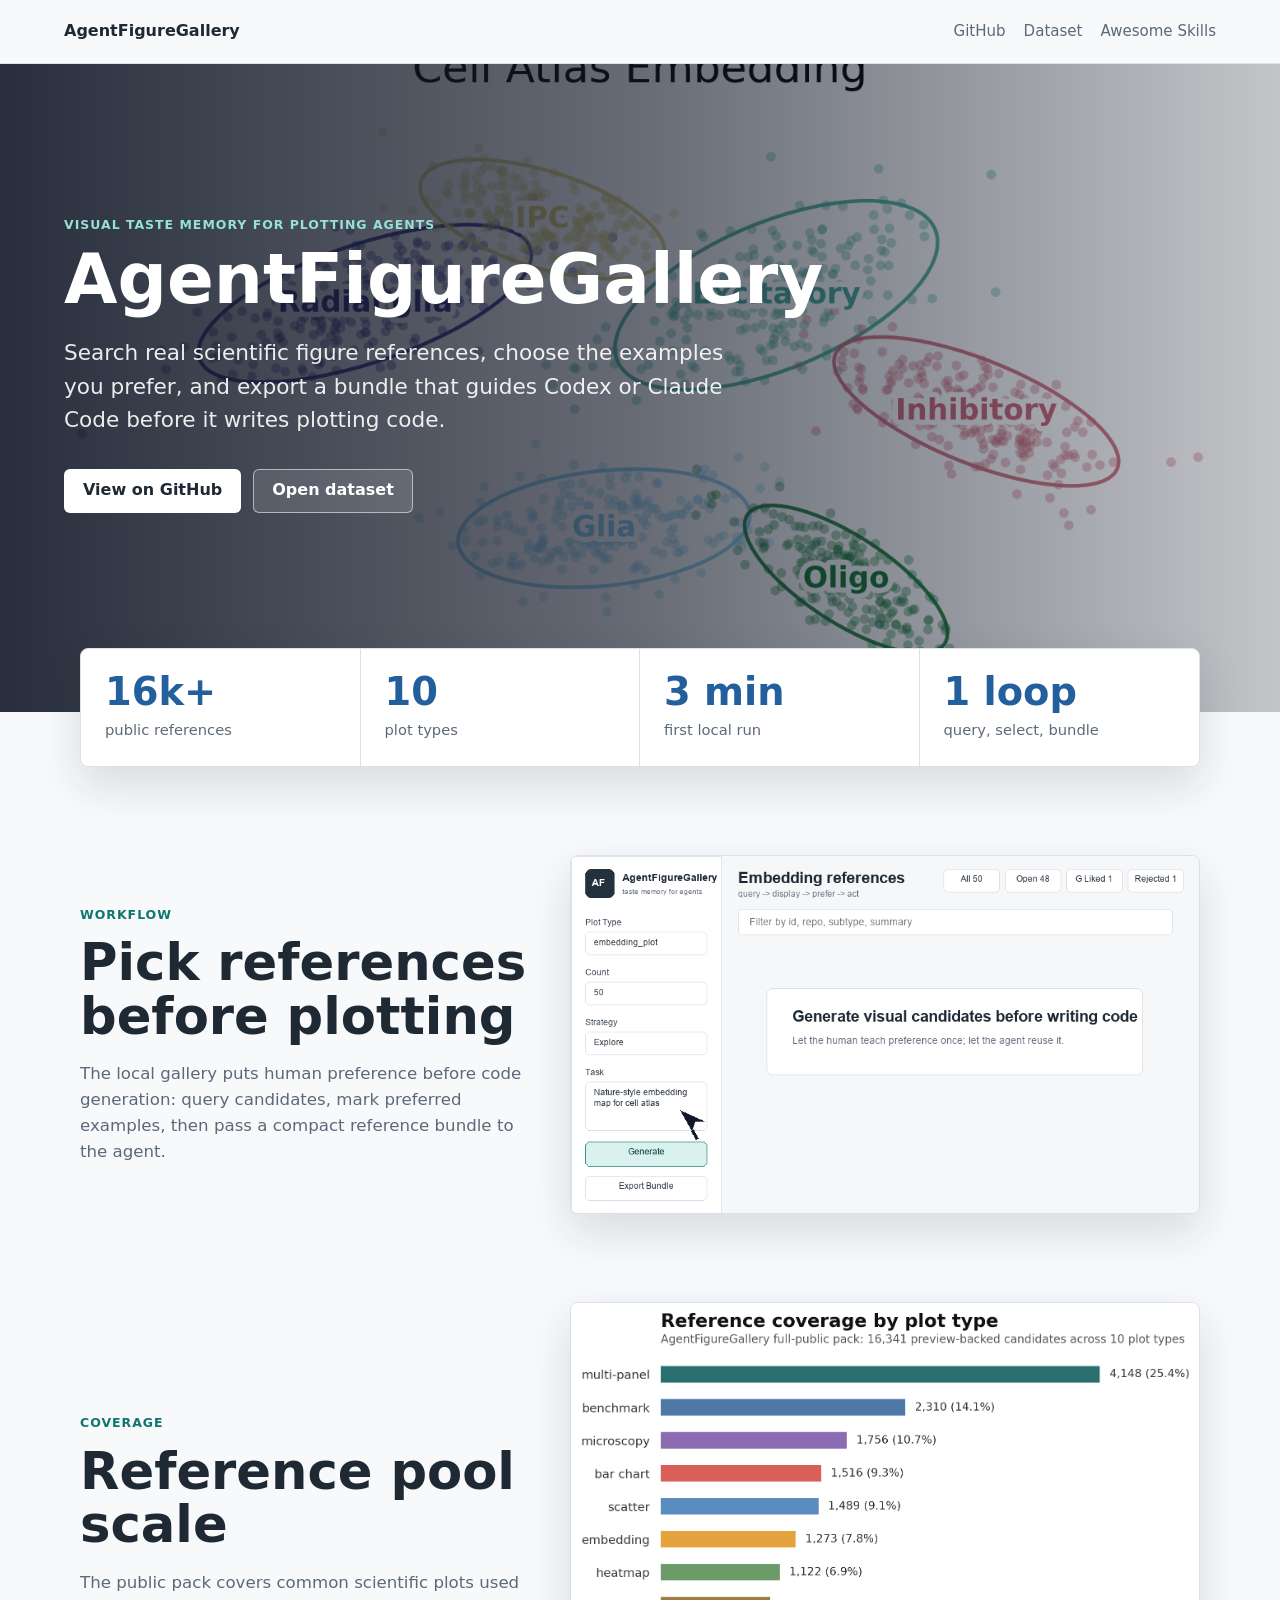
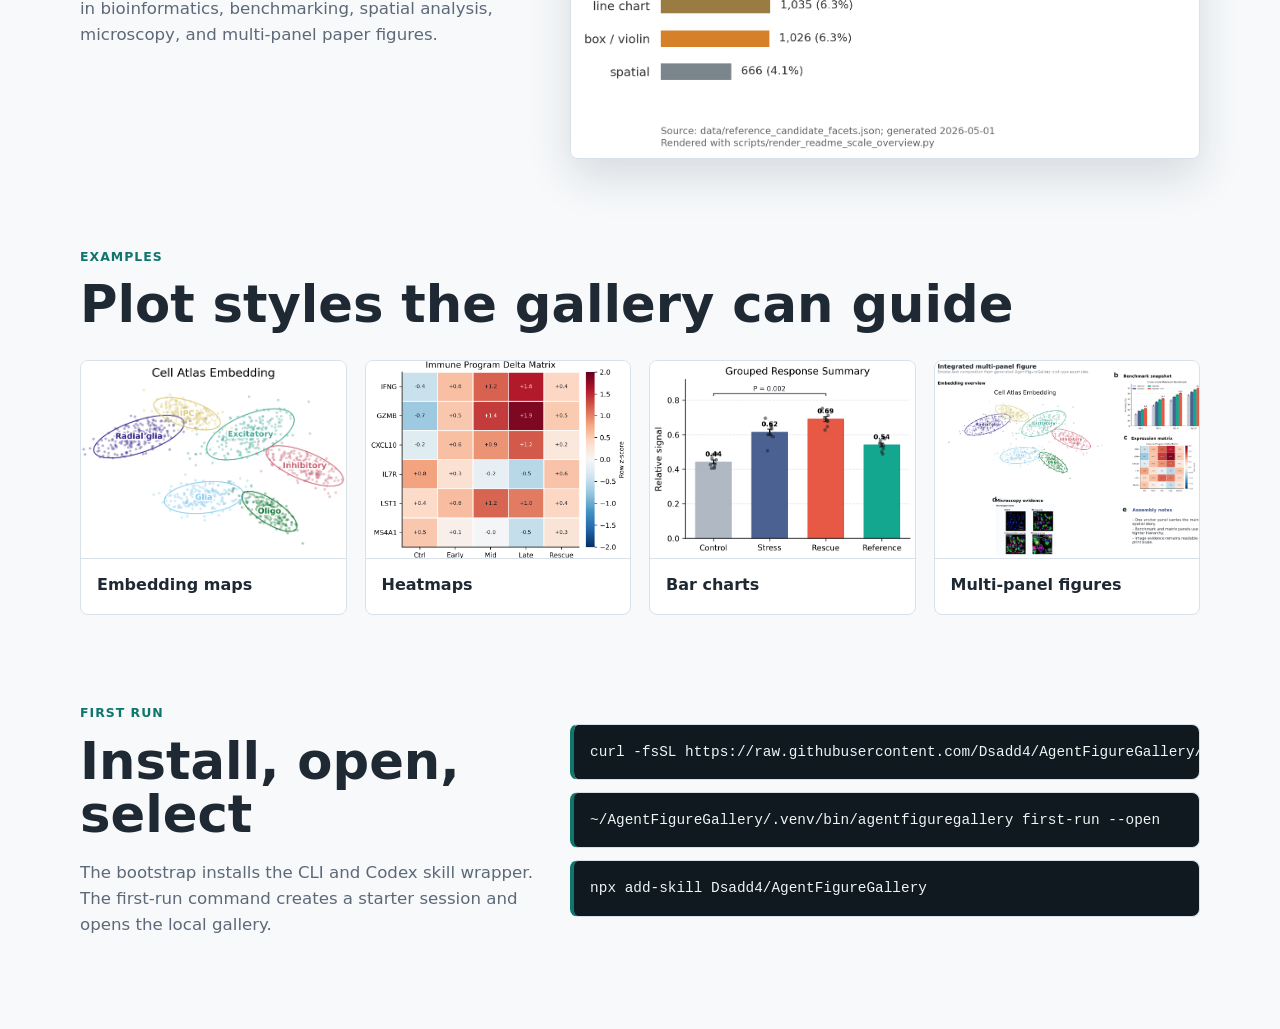
<file: spaces/agentfiguregallery-static/index.html>
<!doctype html>
<html lang="en">
  <head>
    <meta charset="utf-8" />
    <meta name="viewport" content="width=device-width, initial-scale=1" />
    <meta
      name="description"
      content="AgentFigureGallery is a visual reference gallery and human preference loop for scientific plotting agents."
    />
    <title>AgentFigureGallery</title>
    <link rel="stylesheet" href="styles.css" />
  </head>
  <body>
    <header class="site-header" aria-label="Primary navigation">
      <a class="brand" href="https://github.com/Dsadd4/AgentFigureGallery" target="_blank" rel="noreferrer">
        AgentFigureGallery
      </a>
      <nav class="nav-links">
        <a href="https://github.com/Dsadd4/AgentFigureGallery" target="_blank" rel="noreferrer">GitHub</a>
        <a href="https://huggingface.co/datasets/dsadd4/AgentFigureGallery" target="_blank" rel="noreferrer">Dataset</a>
        <a href="https://www.awesomeskills.dev/en/skill/dsadd4-agentfiguregallery" target="_blank" rel="noreferrer">
          Awesome Skills
        </a>
      </nav>
    </header>

    <main>
      <section class="hero">
        <div class="hero-copy">
          <p class="eyebrow">Visual taste memory for plotting agents</p>
          <h1><span>AgentFigure</span><span class="title-tail">Gallery</span></h1>
          <p class="hero-text">
            Search real scientific figure references, choose the examples you prefer, and export a bundle that guides Codex or Claude Code before it writes plotting code.
          </p>
          <div class="hero-actions" aria-label="Primary actions">
            <a class="button primary" href="https://github.com/Dsadd4/AgentFigureGallery" target="_blank" rel="noreferrer">View on GitHub</a>
            <a class="button secondary" href="https://huggingface.co/datasets/dsadd4/AgentFigureGallery" target="_blank" rel="noreferrer">Open dataset</a>
          </div>
        </div>
      </section>

      <section class="metrics" aria-label="Project scale">
        <div>
          <strong>16k+</strong>
          <span>public references</span>
        </div>
        <div>
          <strong>10</strong>
          <span>plot types</span>
        </div>
        <div>
          <strong>3 min</strong>
          <span>first local run</span>
        </div>
        <div>
          <strong>1 loop</strong>
          <span>query, select, bundle</span>
        </div>
      </section>

      <section class="showcase">
        <div class="section-copy">
          <p class="eyebrow">Workflow</p>
          <h2>Pick references before plotting</h2>
          <p>
            The local gallery puts human preference before code generation: query candidates, mark preferred examples, then pass a compact reference bundle to the agent.
          </p>
        </div>
        <figure class="media-frame">
          <img src="assets/agentfiguregallery-demo.gif" alt="AgentFigureGallery local gallery workflow demo" />
        </figure>
      </section>

      <section class="scale-section">
        <div class="section-copy">
          <p class="eyebrow">Coverage</p>
          <h2>Reference pool scale</h2>
          <p>
            The public pack covers common scientific plots used in bioinformatics, benchmarking, spatial analysis, microscopy, and multi-panel paper figures.
          </p>
        </div>
        <figure class="chart-frame">
          <img src="assets/agentfiguregallery-scale-overview.png" alt="AgentFigureGallery candidate counts by plot type" />
        </figure>
      </section>

      <section class="examples" aria-label="Example scientific plots">
        <div class="section-copy">
          <p class="eyebrow">Examples</p>
          <h2>Plot styles the gallery can guide</h2>
        </div>
        <div class="example-grid">
          <article>
            <img src="assets/examples/embedding_plot_example.png" alt="Embedding plot example" />
            <h3>Embedding maps</h3>
          </article>
          <article>
            <img src="assets/examples/heatmap_matrix_example.png" alt="Heatmap matrix example" />
            <h3>Heatmaps</h3>
          </article>
          <article>
            <img src="assets/examples/bar_chart_example.png" alt="Bar chart example" />
            <h3>Bar charts</h3>
          </article>
          <article>
            <img src="assets/examples/multi_panel_figure_example.png" alt="Multi-panel figure example" />
            <h3>Multi-panel figures</h3>
          </article>
        </div>
      </section>

      <section class="install">
        <div class="section-copy">
          <p class="eyebrow">First run</p>
          <h2>Install, open, select</h2>
          <p>
            The bootstrap installs the CLI and Codex skill wrapper. The first-run command creates a starter session and opens the local gallery.
          </p>
        </div>
        <div class="command-panel" aria-label="Install commands">
          <pre><code>curl -fsSL https://raw.githubusercontent.com/Dsadd4/AgentFigureGallery/main/scripts/install.sh | bash</code></pre>
          <pre><code>~/AgentFigureGallery/.venv/bin/agentfiguregallery first-run --open</code></pre>
          <pre><code>npx add-skill Dsadd4/AgentFigureGallery</code></pre>
        </div>
      </section>
    </main>
  </body>
</html>
</file>
<file: spaces/agentfiguregallery-static/styles.css>
:root {
  color-scheme: light;
  --ink: #1f2933;
  --muted: #5d6978;
  --line: #d9e1e8;
  --paper: #f7f9fb;
  --white: #ffffff;
  --teal: #0f766e;
  --blue: #235f9c;
  --red: #b54735;
  --gold: #b7791f;
  --shadow: 0 18px 45px rgba(28, 39, 54, 0.14);
}

* {
  box-sizing: border-box;
}

body {
  margin: 0;
  background: var(--paper);
  color: var(--ink);
  font-family: Inter, ui-sans-serif, system-ui, -apple-system, BlinkMacSystemFont, "Segoe UI", sans-serif;
  line-height: 1.55;
}

a {
  color: inherit;
}

.site-header {
  position: sticky;
  top: 0;
  z-index: 10;
  display: flex;
  align-items: center;
  justify-content: space-between;
  gap: 24px;
  min-height: 64px;
  padding: 0 5vw;
  border-bottom: 1px solid rgba(217, 225, 232, 0.88);
  background: rgba(247, 249, 251, 0.94);
  backdrop-filter: blur(16px);
}

.brand {
  font-weight: 760;
  text-decoration: none;
}

.nav-links {
  display: flex;
  flex-wrap: wrap;
  gap: 18px;
  color: var(--muted);
  font-size: 0.94rem;
}

.nav-links a {
  text-decoration: none;
}

.nav-links a:hover {
  color: var(--ink);
}

.hero {
  position: relative;
  min-height: clamp(520px, 72vh, 720px);
  display: flex;
  align-items: center;
  padding: 72px 5vw 120px;
  overflow: hidden;
  color: var(--white);
  background-image:
    linear-gradient(90deg, rgba(17, 24, 39, 0.9), rgba(17, 24, 39, 0.64) 50%, rgba(17, 24, 39, 0.25)),
    url("assets/examples/embedding_plot_example.png");
  background-position: center;
  background-size: cover;
}

.hero-copy {
  width: min(720px, 100%);
}

.eyebrow {
  margin: 0 0 12px;
  color: var(--teal);
  font-size: 0.78rem;
  font-weight: 760;
  letter-spacing: 0.08em;
  text-transform: uppercase;
}

.hero .eyebrow {
  color: #94e2d5;
}

h1,
h2,
h3,
p {
  overflow-wrap: anywhere;
}

h1 {
  margin: 0;
  font-size: clamp(2.6rem, 5.4vw, 4.45rem);
  line-height: 0.95;
  letter-spacing: 0;
  overflow-wrap: normal;
  word-break: keep-all;
}

h1 span {
  display: inline;
}

h2 {
  margin: 0;
  font-size: clamp(2rem, 4vw, 3.4rem);
  line-height: 1.05;
  letter-spacing: 0;
}

h3 {
  margin: 14px 0 0;
  font-size: 1rem;
  letter-spacing: 0;
}

.hero-text {
  max-width: 680px;
  margin: 24px 0 0;
  color: rgba(255, 255, 255, 0.9);
  font-size: clamp(1.08rem, 2vw, 1.35rem);
}

.hero-actions {
  display: flex;
  flex-wrap: wrap;
  gap: 12px;
  margin-top: 32px;
}

.button {
  display: inline-flex;
  align-items: center;
  justify-content: center;
  min-height: 44px;
  padding: 0 18px;
  border: 1px solid rgba(255, 255, 255, 0.55);
  border-radius: 6px;
  font-weight: 720;
  text-decoration: none;
}

.button.primary {
  background: var(--white);
  color: var(--ink);
}

.button.secondary {
  background: rgba(255, 255, 255, 0.12);
  color: var(--white);
}

.metrics {
  position: relative;
  z-index: 2;
  display: grid;
  grid-template-columns: repeat(4, minmax(0, 1fr));
  width: min(1120px, 90vw);
  margin: -64px auto 0;
  border: 1px solid var(--line);
  border-radius: 8px;
  background: var(--white);
  box-shadow: var(--shadow);
}

.metrics div {
  min-width: 0;
  padding: 24px;
  border-right: 1px solid var(--line);
}

.metrics div:last-child {
  border-right: 0;
}

.metrics strong {
  display: block;
  color: var(--blue);
  font-size: clamp(1.75rem, 3vw, 2.4rem);
  line-height: 1;
}

.metrics span {
  display: block;
  margin-top: 8px;
  color: var(--muted);
  font-size: 0.92rem;
}

.showcase,
.scale-section,
.examples,
.install {
  width: min(1120px, 90vw);
  margin: 88px auto 0;
}

.showcase,
.scale-section,
.install {
  display: grid;
  grid-template-columns: minmax(240px, 0.84fr) minmax(0, 1.16fr);
  gap: 34px;
  align-items: center;
}

.section-copy p:not(.eyebrow) {
  max-width: 620px;
  margin: 18px 0 0;
  color: var(--muted);
  font-size: 1.04rem;
}

.media-frame,
.chart-frame {
  margin: 0;
  overflow: hidden;
  border: 1px solid var(--line);
  border-radius: 8px;
  background: var(--white);
  box-shadow: var(--shadow);
}

.media-frame img,
.chart-frame img {
  display: block;
  width: 100%;
  height: auto;
}

.example-grid {
  display: grid;
  grid-template-columns: repeat(4, minmax(0, 1fr));
  gap: 18px;
  margin-top: 28px;
}

.example-grid article {
  min-width: 0;
  overflow: hidden;
  border: 1px solid var(--line);
  border-radius: 8px;
  background: var(--white);
}

.example-grid img {
  display: block;
  width: 100%;
  aspect-ratio: 4 / 3;
  object-fit: cover;
  border-bottom: 1px solid var(--line);
}

.example-grid h3 {
  padding: 0 16px 16px;
}

.command-panel {
  display: grid;
  gap: 12px;
}

pre {
  margin: 0;
  overflow-x: auto;
  border: 1px solid var(--line);
  border-left: 4px solid var(--teal);
  border-radius: 8px;
  background: #101820;
  color: #edf5f5;
  padding: 16px;
  font-size: 0.9rem;
}

code {
  font-family: "SFMono-Regular", Consolas, "Liberation Mono", monospace;
}

main {
  padding-bottom: 92px;
}

@media (max-width: 860px) {
  .site-header {
    position: static;
    align-items: flex-start;
    flex-direction: column;
    padding-top: 16px;
    padding-bottom: 16px;
  }

  .hero {
    min-height: 560px;
    padding-top: 56px;
    background-position: 62% center;
  }

  .metrics {
    grid-template-columns: repeat(2, minmax(0, 1fr));
  }

  .metrics div:nth-child(2) {
    border-right: 0;
  }

  .metrics div:nth-child(-n + 2) {
    border-bottom: 1px solid var(--line);
  }

  .showcase,
  .scale-section,
  .install {
    grid-template-columns: 1fr;
  }

  .example-grid {
    grid-template-columns: repeat(2, minmax(0, 1fr));
  }
}

@media (max-width: 560px) {
  .nav-links {
    gap: 12px;
  }

  .hero {
    min-height: 620px;
    padding-bottom: 104px;
  }

  h1 {
    font-size: clamp(2.65rem, 13vw, 4rem);
  }

  h1 span {
    display: block;
  }

  .hero-actions {
    align-items: stretch;
    flex-direction: column;
  }

  .metrics,
  .example-grid {
    grid-template-columns: 1fr;
  }

  .metrics div {
    border-right: 0;
    border-bottom: 1px solid var(--line);
  }

  .metrics div:last-child {
    border-bottom: 0;
  }
}
</file>
